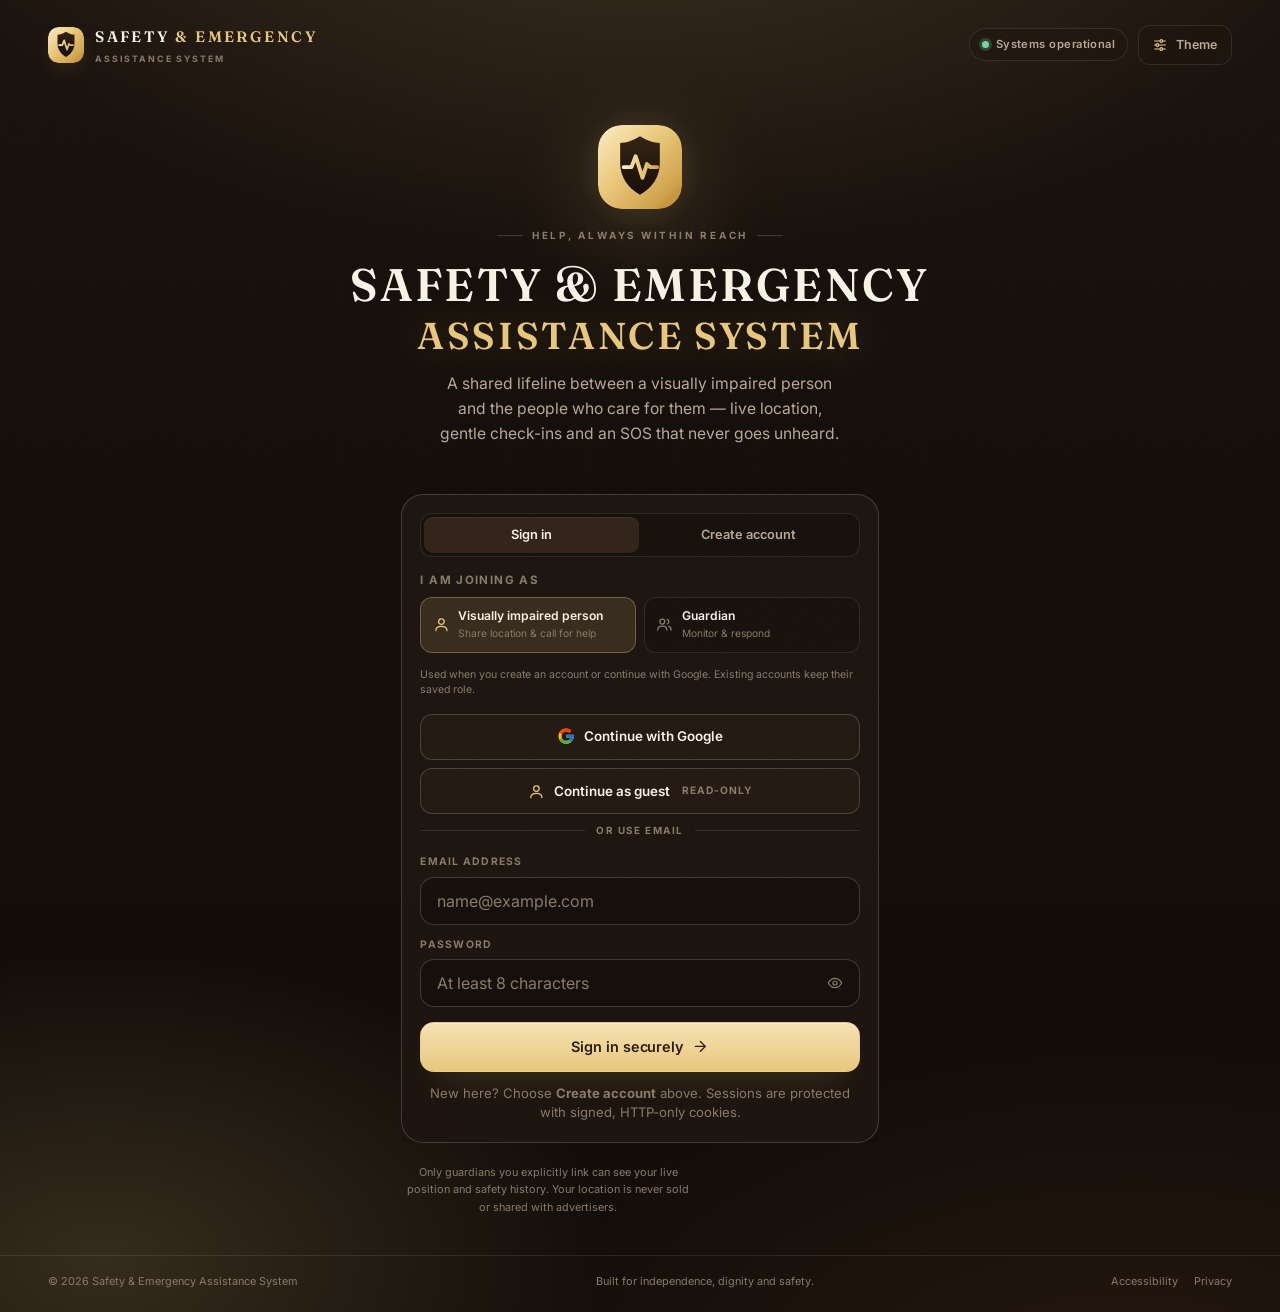
<file: static/index.html>
<!DOCTYPE html>
<html lang="en" data-theme="sunset">
<head>
  <meta charset="UTF-8" />
  <meta name="viewport" content="width=device-width, initial-scale=1.0" />
  <title>Safety &amp; Emergency Assistance System</title>
  <meta name="description" content="Safety & Emergency Assistance System connects visually impaired people with their guardians through live location, safety check-ins, SOS alerts and two-way messaging." />
  <meta name="theme-color" content="#130e0a" />
  <link rel="icon" type="image/svg+xml" href="/static/assets/logo.svg" />

  <link rel="preconnect" href="https://fonts.googleapis.com" />
  <link rel="preconnect" href="https://fonts.gstatic.com" crossorigin />
  <link href="https://fonts.googleapis.com/css2?family=Inter:wght@400;500;600;700;800&family=Fraunces:opsz,wght@9..144,400;9..144,500;9..144,600;9..144,700&family=JetBrains+Mono:wght@400;600&display=swap" rel="stylesheet" />

  <script>
    // Apply saved appearance before the first paint (no flash).
    (function () {
      try {
        var root = document.documentElement;
        var theme = localStorage.getItem("aegis.theme") || "sunset";
        root.dataset.theme = theme;
        var scale = parseFloat(localStorage.getItem("aegis.scale") || "1");
        if (!isNaN(scale)) root.style.setProperty("--app-scale", String(scale));
        if (localStorage.getItem("aegis.reduce") === "1") root.classList.add("reduce-motion");
        if (localStorage.getItem("aegis.contrast") === "1") root.classList.add("high-contrast");
      } catch (e) {}
    })();
  </script>

  <link rel="stylesheet" href="/static/css/base.css?v=20261116-7" />
  <link rel="stylesheet" href="/static/css/login.css?v=20261116-7" />
</head>

<body class="login-page">
  <header class="login-header">
    <a class="brand" href="/" aria-label="Safety and Emergency Assistance System home">
      <img src="/static/assets/logo.svg" alt="" width="36" height="36" />
      <span>
        <span class="brand-name">SAFETY <em>&amp; EMERGENCY</em></span>
        <span class="brand-sub">Assistance System</span>
      </span>
    </a>
    <div class="header-right">
      <span class="status-chip"><span class="dot animate"></span> Systems operational</span>
      <button class="theme-trigger" type="button" data-open-themes aria-label="Change appearance and accessibility">
        <svg class="icon" aria-hidden="true"><use href="/static/assets/icons.svg#i-settings"></use></svg>
        <span>Theme</span>
      </button>
    </div>
  </header>

  <main class="login-main">
    <div class="brand-lockup">
      <div class="brand-mark-lg">
        <img src="/static/assets/logo.svg" alt="Safety and Emergency Assistance System shield logo" width="84" height="84" />
      </div>
      <p class="brand-kicker">Help, always within reach</p>
      <h1 class="wordmark wordmark-long"><span>SAFETY &amp; EMERGENCY</span><em>ASSISTANCE SYSTEM</em></h1>
      <p class="brand-tagline">A shared lifeline between a visually impaired person and the people who care for them — live location, gentle check-ins and an SOS that never goes unheard.</p>
    </div>

    <div class="auth-wrap">
      <div class="auth-stack" aria-label="Sign in options">
        <div class="auth-panel open" id="emailPanel">
          <div class="auth-panel-inner">
            <div class="segmented" role="tablist" aria-label="Account mode">
              <button type="button" class="active" data-mode="login" role="tab" aria-selected="true">Sign in</button>
              <button type="button" data-mode="register" role="tab" aria-selected="false">Create account</button>
            </div>

            <div class="field role-field">
              <label>I am joining as</label>
              <div class="role-picker" role="radiogroup" aria-label="Account type">
                <button class="role-choice active" type="button" data-role="person" role="radio" aria-checked="true">
                  <svg class="icon" aria-hidden="true"><use href="/static/assets/icons.svg#i-user"></use></svg>
                  <span><strong>Visually impaired person</strong><small>Share location &amp; call for help</small></span>
                </button>
                <button class="role-choice" type="button" data-role="guardian" role="radio" aria-checked="false">
                  <svg class="icon" aria-hidden="true"><use href="/static/assets/icons.svg#i-users"></use></svg>
                  <span><strong>Guardian</strong><small>Monitor &amp; respond</small></span>
                </button>
              </div>
              <p class="role-note">Used when you create an account or continue with Google. Existing accounts keep their saved role.</p>
            </div>

            <div class="auth-options">
              <button class="sso-btn" type="button" id="googleBtn" aria-label="Continue with Google">
                <svg class="g-icon" viewBox="0 0 48 48" aria-hidden="true">
                  <path fill="#FFC107" d="M43.6 20.5H42V20H24v8h11.3C33.7 32.7 29.2 36 24 36c-6.6 0-12-5.4-12-12s5.4-12 12-12c3.1 0 5.9 1.2 8 3.1l5.7-5.7C34.1 6.1 29.3 4 24 4 12.9 4 4 12.9 4 24s8.9 20 20 20 20-8.9 20-20c0-1.3-.1-2.4-.4-3.5z"/>
                  <path fill="#FF3D00" d="M6.3 14.7l6.6 4.8C14.7 15.1 18.9 12 24 12c3.1 0 5.9 1.2 8 3.1l5.7-5.7C34.1 6.1 29.3 4 24 4 16.3 4 9.7 8.3 6.3 14.7z"/>
                  <path fill="#4CAF50" d="M24 44c5.2 0 9.9-2 13.4-5.2l-6.2-5.2C29.2 35.1 26.7 36 24 36c-5.2 0-9.6-3.3-11.3-7.9l-6.5 5C9.5 39.6 16.2 44 24 44z"/>
                  <path fill="#1976D2" d="M43.6 20.5H42V20H24v8h11.3c-.8 2.3-2.3 4.3-4.2 5.7l6.2 5.2C40.8 35.6 44 30.3 44 24c0-1.3-.1-2.4-.4-3.5z"/>
                </svg>
                <span>Continue with Google</span>
              </button>
              <button class="sso-btn guest-btn" type="button" id="guestBtn">
                <svg class="icon" aria-hidden="true"><use href="/static/assets/icons.svg#i-user"></use></svg>
                <span>Continue as guest</span>
                <small>read-only</small>
              </button>
              <div class="auth-divider"><span>or use email</span></div>
            </div>

            <form class="auth-form" id="authForm" novalidate>
              <div class="form-error" id="authError" role="alert" hidden>
                <svg class="icon" aria-hidden="true"><use href="/static/assets/icons.svg#i-alert"></use></svg>
                <span id="authErrorText"></span>
              </div>

              <div class="field" id="nameField" hidden>
                <label for="authName">Full name</label>
                <input class="input" id="authName" name="name" type="text" autocomplete="name" placeholder="Your full name" maxlength="60" />
              </div>

              <div class="field">
                <label for="authEmail">Email address</label>
                <input class="input" id="authEmail" name="email" type="email" inputmode="email" autocomplete="email" placeholder="name@example.com" required />
              </div>

              <div class="field" id="phoneField" hidden>
                <label for="authPhone">Phone number <span style="text-transform:none;letter-spacing:0;font-weight:500">(optional)</span></label>
                <input class="input" id="authPhone" name="phone" type="tel" inputmode="tel" autocomplete="tel" placeholder="Phone number" maxlength="30" />
              </div>

              <div class="field">
                <label for="authPassword">Password</label>
                <div class="password-wrap">
                  <input class="input" id="authPassword" name="password" type="password" autocomplete="current-password" placeholder="At least 8 characters" required />
                  <button class="password-toggle" type="button" id="passwordToggle" aria-label="Show password">
                    <svg class="icon" aria-hidden="true"><use href="/static/assets/icons.svg#i-eye"></use></svg>
                  </button>
                </div>
              </div>

              <button class="btn btn-primary btn-block" type="submit" id="authSubmit">
                <span id="authSubmitLabel">Sign in securely</span>
                <svg class="icon" aria-hidden="true"><use href="/static/assets/icons.svg#i-arrow-right"></use></svg>
              </button>
              <p class="small faint" style="text-align:center;line-height:1.5">New here? Choose <strong>Create account</strong> above. Sessions are protected with signed, HTTP-only cookies.</p>
            </form>
          </div>
        </div>
      </div>

      <p class="fineprint">Only guardians you explicitly link can see your live position and safety history. Your location is never sold or shared with advertisers.</p>
    </div>
  </main>

  <footer class="login-footer">
    <span>© 2026 Safety &amp; Emergency Assistance System</span>
    <span>Built for independence, dignity and safety.</span>
    <span class="footer-links"><a href="#" data-open-themes>Accessibility</a><a href="#privacy" onclick="return false">Privacy</a></span>
  </footer>

  <div id="modalRoot"></div>
  <div class="toasts" id="toasts" aria-live="assertive"></div>
  <div class="sr-only" id="liveRegion" aria-live="polite"></div>

  <script src="/static/js/api.js?v=20261116-7"></script>
  <script src="/static/js/theme.js?v=20261116-7"></script>
  <script src="/static/js/firebase-config.js?v=20261116-7"></script>
  <script src="/static/js/login.js?v=20261116-7"></script>
</body>
</html>
</file>
<file: static/css/base.css>
/* ==========================================================================
   Safety & Emergency Assistance System — design tokens, themes & shared components
   ========================================================================== */

*,
*::before,
*::after { box-sizing: border-box; }

* { margin: 0; }

/* Keep the HTML hidden attribute authoritative over component display rules. */
[hidden] { display: none !important; }

:root {
  --font-ui: "Inter", -apple-system, "Segoe UI", Roboto, sans-serif;
  --font-display: "Fraunces", "Iowan Old Style", "Palatino Linotype", Georgia, serif;
  --font-mono: "JetBrains Mono", ui-monospace, "Cascadia Code", Consolas, monospace;

  --radius-xl: 26px;
  --radius-lg: 20px;
  --radius-md: 14px;
  --radius-sm: 10px;

  --ok: #74d6a2;
  --ok-soft: rgba(116, 214, 162, .12);
  --warn: #f0bd6a;
  --warn-soft: rgba(240, 189, 106, .12);
  --danger: #f47373;
  --danger-soft: rgba(244, 115, 115, .12);
  --info: #7fb6ff;
  --info-soft: rgba(127, 182, 255, .12);

  --border: color-mix(in srgb, var(--text) 10%, transparent);
  --border-strong: color-mix(in srgb, var(--text) 18%, transparent);
  --accent-soft: color-mix(in srgb, var(--accent) 13%, transparent);
  --accent-glow: color-mix(in srgb, var(--accent) 36%, transparent);
  --accent-line: color-mix(in srgb, var(--accent) 34%, transparent);
  --card-shadow: 0 34px 90px -60px rgba(0, 0, 0, .95), inset 0 1px 0 color-mix(in srgb, var(--text) 5%, transparent);
}

/* --------------------------------------------------------------- themes */
[data-theme="sunset"] {
  --bg: #130e0a; --bg-2: #1a120d; --surface: #1f1611; --surface-2: #271c15; --surface-3: #32241a;
  --text: #f8f1e5; --muted: #b9a894; --faint: #8b7a68;
  --accent: #e8c77c; --accent-2: #f5e2b4; --accent-ink: #2b1d0f;
  --glow-a: rgba(232, 199, 124, .16); --glow-b: rgba(160, 88, 40, .14);
}
[data-theme="cyber"] {
  --bg: #06090f; --bg-2: #080d16; --surface: #0d1422; --surface-2: #121b2c; --surface-3: #182337;
  --text: #eaf1ff; --muted: #93a2bc; --faint: #65748f;
  --accent: #ff6b2c; --accent-2: #ffab7d; --accent-ink: #1c0a02;
  --glow-a: rgba(255, 107, 44, .16); --glow-b: rgba(30, 120, 255, .12);
}
[data-theme="aurora"] {
  --bg: #090614; --bg-2: #0d091b; --surface: #141024; --surface-2: #1a1530; --surface-3: #231b3f;
  --text: #f3eeff; --muted: #a99cc9; --faint: #7b6d9c;
  --accent: #a78bfa; --accent-2: #d6c6ff; --accent-ink: #190b38;
  --glow-a: rgba(167, 139, 250, .18); --glow-b: rgba(45, 212, 191, .1);
}
[data-theme="ocean"] {
  --bg: #03111a; --bg-2: #041722; --surface: #071d28; --surface-2: #0a2634; --surface-3: #0e3243;
  --text: #e8fbff; --muted: #87aeba; --faint: #5b8593;
  --accent: #22d3ee; --accent-2: #a5f3fc; --accent-ink: #032029;
  --glow-a: rgba(34, 211, 238, .16); --glow-b: rgba(59, 130, 246, .12);
}
[data-theme="midnight"] {
  --bg: #040a19; --bg-2: #061024; --surface: #0a1530; --surface-2: #0e1c3d; --surface-3: #14264e;
  --text: #e9f0ff; --muted: #94a6c9; --faint: #6b7fa5;
  --accent: #7ba7ff; --accent-2: #c0d5ff; --accent-ink: #071633;
  --glow-a: rgba(123, 167, 255, .17); --glow-b: rgba(167, 139, 250, .1);
}
[data-theme="magma"] {
  --bg: #100607; --bg-2: #160809; --surface: #1d0c10; --surface-2: #261116; --surface-3: #33171d;
  --text: #ffeceb; --muted: #c69d9c; --faint: #9a7170;
  --accent: #ff5d5d; --accent-2: #ffb3a6; --accent-ink: #280506;
  --glow-a: rgba(255, 93, 93, .18); --glow-b: rgba(251, 191, 36, .1);
}
[data-theme="forest"] {
  --bg: #06120c; --bg-2: #071810; --surface: #0c2017; --surface-2: #102a1e; --surface-3: #163827;
  --text: #e9fff2; --muted: #92b6a2; --faint: #6b8f7b;
  --accent: #6ee7a0; --accent-2: #b8f7ce; --accent-ink: #04180e;
  --glow-a: rgba(110, 231, 160, .15); --glow-b: rgba(163, 230, 53, .1);
}
[data-theme="titanium"] {
  --bg: #0a0b0d; --bg-2: #0d0f12; --surface: #14161a; --surface-2: #1a1d22; --surface-3: #23272e;
  --text: #f2f5f9; --muted: #9ba5b3; --faint: #6f7986;
  --accent: #dbe3ee; --accent-2: #ffffff; --accent-ink: #101317;
  --glow-a: rgba(219, 227, 238, .12); --glow-b: rgba(148, 163, 184, .1);
}

/* --------------------------------------------------------------- base */
html {
  font-size: calc(16px * var(--app-scale, 1));
  -webkit-text-size-adjust: 100%;
  scroll-behavior: smooth;
}

body {
  font-family: var(--font-ui);
  background: var(--bg);
  color: var(--text);
  line-height: 1.55;
  min-height: 100vh;
  -webkit-font-smoothing: antialiased;
  text-rendering: optimizeLegibility;
  overflow-x: hidden;
}

img, svg { display: block; max-width: 100%; }

button, input, textarea, select { font: inherit; color: inherit; }
button { background: none; border: 0; cursor: pointer; }
a { color: inherit; text-decoration: none; }
ul, ol { list-style: none; padding: 0; }

::selection { background: var(--accent); color: var(--accent-ink); }

:focus-visible {
  outline: 2px solid var(--accent);
  outline-offset: 3px;
  border-radius: 6px;
}

::-webkit-scrollbar { width: 10px; height: 10px; }
::-webkit-scrollbar-track { background: transparent; }
::-webkit-scrollbar-thumb {
  background: color-mix(in srgb, var(--text) 16%, transparent);
  border-radius: 999px;
  border: 3px solid var(--bg);
}
::-webkit-scrollbar-thumb:hover { background: var(--accent-line); }

.icon { width: 1.25rem; height: 1.25rem; flex: none; }

.sr-only {
  position: absolute !important;
  width: 1px; height: 1px;
  padding: 0; margin: -1px;
  overflow: hidden; clip: rect(0 0 0 0);
  white-space: nowrap; border: 0;
}

/* --------------------------------------------------------------- type */
.display {
  font-family: var(--font-display);
  font-weight: 600;
  letter-spacing: .015em;
  line-height: 1.05;
}
.eyebrow {
  font-size: .66rem;
  text-transform: uppercase;
  letter-spacing: .22em;
  font-weight: 700;
  color: var(--faint);
}
.mono { font-family: var(--font-mono); font-size: .82em; letter-spacing: -.02em; }
.muted { color: var(--muted); }
.faint { color: var(--faint); }
.small { font-size: .82rem; }
.strong { font-weight: 650; }
.accent-text { color: var(--accent); }
.danger-text { color: var(--danger); }
.ok-text { color: var(--ok); }
.warn-text { color: var(--warn); }
.truncate { overflow: hidden; text-overflow: ellipsis; white-space: nowrap; }

/* --------------------------------------------------------------- buttons */
.btn {
  display: inline-flex;
  align-items: center;
  justify-content: center;
  gap: .55rem;
  height: 44px;
  padding: 0 1.1rem;
  border-radius: var(--radius-md);
  border: 1px solid transparent;
  font-size: .88rem;
  font-weight: 600;
  letter-spacing: -.005em;
  white-space: nowrap;
  user-select: none;
  transition: transform .18s ease, background .18s ease, border-color .18s ease, box-shadow .18s ease, color .18s ease;
}
.btn:hover { transform: translateY(-1px); }
.btn:active { transform: translateY(0); }
.btn:disabled { opacity: .5; cursor: not-allowed; transform: none; }
.btn .icon { width: 1.05rem; height: 1.05rem; }

.btn-primary {
  background: linear-gradient(180deg, var(--accent-2), var(--accent));
  color: var(--accent-ink);
  border-color: color-mix(in srgb, var(--accent) 70%, #000 0%);
  box-shadow: 0 14px 34px -18px var(--accent-glow), inset 0 1px 0 rgba(255, 255, 255, .35);
}
.btn-primary:hover { box-shadow: 0 20px 44px -18px var(--accent-glow); }

.btn-outline {
  background: color-mix(in srgb, var(--surface) 72%, transparent);
  border-color: var(--border-strong);
  color: var(--text);
}
.btn-outline:hover { border-color: var(--accent-line); background: var(--surface-2); }

.btn-ghost {
  background: transparent;
  border-color: var(--border);
  color: var(--muted);
}
.btn-ghost:hover { color: var(--text); border-color: var(--border-strong); background: var(--surface); }

.btn-danger {
  background: linear-gradient(180deg, #ff8b8b, var(--danger));
  color: #2b0606;
  box-shadow: 0 14px 34px -18px rgba(244, 115, 115, .6);
}
.btn-light { background: #fff; color: #161616; }
.btn-small { height: 36px; padding: 0 .8rem; font-size: .78rem; border-radius: 11px; gap: .4rem; }
.btn-small .icon { width: .95rem; height: .95rem; }
.btn-block { width: 100%; }
.btn-link {
  color: var(--accent);
  font-weight: 600;
  font-size: .82rem;
  text-decoration: underline;
  text-underline-offset: 3px;
}

.icon-btn {
  width: 42px;
  height: 42px;
  border-radius: 13px;
  display: inline-grid;
  place-items: center;
  border: 1px solid var(--border);
  background: color-mix(in srgb, var(--surface) 80%, transparent);
  color: var(--muted);
  transition: .18s ease;
  position: relative;
}
.icon-btn:hover { color: var(--text); border-color: var(--border-strong); background: var(--surface-2); }
.icon-btn .icon { width: 1.15rem; height: 1.15rem; }
.icon-btn .badge-dot {
  position: absolute; top: -3px; right: -3px;
  min-width: 18px; height: 18px; padding: 0 4px;
  border-radius: 999px;
  background: var(--danger); color: #240505;
  font-size: .62rem; font-weight: 800;
  display: grid; place-items: center;
  border: 2px solid var(--bg);
}

.link { color: var(--accent); text-decoration: underline; text-underline-offset: 3px; font-weight: 600; }
.link:hover { color: var(--accent-2); }

/* --------------------------------------------------------------- surfaces */
.card {
  position: relative;
  background: linear-gradient(180deg, color-mix(in srgb, var(--surface) 97%, white 3%), var(--surface));
  border: 1px solid var(--border);
  border-radius: var(--radius-xl);
  padding: 1.35rem;
  box-shadow: var(--card-shadow);
}
.card-tight { padding: 1.05rem; }
.card-head {
  display: flex;
  align-items: flex-start;
  justify-content: space-between;
  gap: 1rem;
  margin-bottom: 1rem;
}
.card-head h2 { font-size: 1.02rem; font-weight: 650; letter-spacing: -.015em; line-height: 1.3; }
.card-head .eyebrow { margin-bottom: .28rem; }
.card-sub { color: var(--muted); font-size: .82rem; margin-top: .2rem; }

.divider { height: 1px; background: var(--border); border: 0; margin: 1rem 0; }

.hstack { display: flex; align-items: center; gap: .6rem; }
.vstack { display: grid; gap: .6rem; }
.wrap { flex-wrap: wrap; }
.spacer { flex: 1; }

/* --------------------------------------------------------------- chips, pills */
.chip, .pill {
  display: inline-flex;
  align-items: center;
  gap: .42rem;
  padding: .32rem .68rem;
  border-radius: 999px;
  border: 1px solid var(--border);
  background: var(--surface-2);
  color: var(--muted);
  font-size: .72rem;
  font-weight: 650;
  letter-spacing: .01em;
  line-height: 1.2;
  white-space: nowrap;
}
.chip .icon { width: .85rem; height: .85rem; }
.chip.ok { color: var(--ok); background: var(--ok-soft); border-color: color-mix(in srgb, var(--ok) 30%, transparent); }
.chip.warn { color: var(--warn); background: var(--warn-soft); border-color: color-mix(in srgb, var(--warn) 30%, transparent); }
.chip.danger { color: var(--danger); background: var(--danger-soft); border-color: color-mix(in srgb, var(--danger) 32%, transparent); }
.chip.info { color: var(--info); background: var(--info-soft); border-color: color-mix(in srgb, var(--info) 30%, transparent); }
.chip.accent { color: var(--accent); background: var(--accent-soft); border-color: var(--accent-line); }
.chip.plain { background: transparent; }

.dot {
  width: 7px; height: 7px;
  border-radius: 50%;
  background: currentColor;
  flex: none;
  box-shadow: 0 0 0 3px color-mix(in srgb, currentColor 22%, transparent);
}
.dot.animate { animation: dotPulse 2.2s ease-in-out infinite; }

.status-pill { font-size: .78rem; padding: .44rem .82rem; }

.badge {
  display: inline-grid;
  place-items: center;
  min-width: 20px;
  height: 20px;
  padding: 0 6px;
  border-radius: 999px;
  background: var(--accent);
  color: var(--accent-ink);
  font-size: .66rem;
  font-weight: 800;
}

/* --------------------------------------------------------------- forms */
.field { display: grid; gap: .42rem; }
.field > label, .mini-label {
  font-size: .72rem;
  text-transform: uppercase;
  letter-spacing: .12em;
  font-weight: 700;
  color: var(--faint);
}
.input,
select.input,
textarea.input {
  width: 100%;
  height: 50px;
  border-radius: var(--radius-md);
  border: 1px solid var(--border-strong);
  background: color-mix(in srgb, var(--bg) 52%, transparent);
  padding: 0 .95rem;
  color: var(--text);
  transition: border-color .18s, box-shadow .18s, background .18s;
}
textarea.input { height: auto; min-height: 108px; padding: .8rem .95rem; resize: vertical; line-height: 1.5; }
.input::placeholder { color: var(--faint); }
.input:focus {
  outline: none;
  border-color: var(--accent);
  box-shadow: 0 0 0 4px var(--accent-soft);
  background: color-mix(in srgb, var(--bg) 72%, transparent);
}
.input[disabled] { opacity: .65; }
select.input {
  appearance: none;
  background-image: linear-gradient(45deg, transparent 50%, var(--muted) 50%), linear-gradient(135deg, var(--muted) 50%, transparent 50%);
  background-position: calc(100% - 19px) 22px, calc(100% - 14px) 22px;
  background-size: 5px 5px;
  background-repeat: no-repeat;
  padding-right: 2.5rem;
}
.input-row { display: flex; gap: .6rem; }
.input-row .input { flex: 1; }

.switch {
  display: inline-flex;
  align-items: center;
  gap: .6rem;
  cursor: pointer;
  flex: none;
}
.switch input { position: absolute; opacity: 0; pointer-events: none; }
.switch .track {
  width: 46px; height: 26px;
  border-radius: 999px;
  background: color-mix(in srgb, var(--text) 12%, transparent);
  border: 1px solid var(--border-strong);
  position: relative;
  transition: .2s ease;
}
.switch .track::after {
  content: "";
  position: absolute;
  top: 3px; left: 3px;
  width: 18px; height: 18px;
  border-radius: 50%;
  background: var(--muted);
  transition: .2s cubic-bezier(.2, .8, .2, 1);
}
.switch input:checked + .track { background: var(--accent); border-color: var(--accent); }
.switch input:checked + .track::after { left: 23px; background: var(--accent-ink); }
.switch input:focus-visible + .track { outline: 2px solid var(--accent); outline-offset: 3px; }

.segmented {
  display: inline-flex;
  gap: 2px;
  padding: 3px;
  border-radius: 12px;
  border: 1px solid var(--border);
  background: color-mix(in srgb, var(--bg) 45%, transparent);
}
.segmented button,
.segmented a {
  padding: .38rem .7rem;
  border-radius: 9px;
  font-size: .74rem;
  font-weight: 600;
  color: var(--muted);
  transition: .16s;
}
.segmented button:hover { color: var(--text); }
.segmented .active { background: var(--surface-3); color: var(--text); box-shadow: 0 1px 0 rgba(255, 255, 255, .06) inset; }
.segmented.tiny button { padding: .28rem .55rem; font-size: .7rem; }

.form-error {
  display: flex;
  gap: .5rem;
  align-items: flex-start;
  color: var(--danger);
  background: var(--danger-soft);
  border: 1px solid color-mix(in srgb, var(--danger) 28%, transparent);
  border-radius: 12px;
  padding: .65rem .8rem;
  font-size: .82rem;
}
.form-error .icon { width: 1rem; height: 1rem; margin-top: .1rem; }

/* --------------------------------------------------------------- overlays */
.modal-backdrop {
  position: fixed;
  inset: 0;
  z-index: 120;
  background: rgba(4, 5, 9, .66);
  backdrop-filter: blur(14px);
  -webkit-backdrop-filter: blur(14px);
  display: grid;
  place-items: center;
  padding: 1.1rem;
  animation: fadeIn .18s ease both;
}
.sheet {
  width: min(560px, 100%);
  max-height: 90vh;
  overflow: auto;
  background: var(--surface);
  border: 1px solid var(--border-strong);
  border-radius: 26px;
  padding: 1.55rem;
  box-shadow: 0 50px 140px -30px #000;
  animation: sheetIn .28s cubic-bezier(.2, .8, .2, 1) both;
}
.sheet.wide { width: min(760px, 100%); }
.sheet-head { display: flex; align-items: flex-start; justify-content: space-between; gap: 1rem; margin-bottom: 1.15rem; }
.sheet-head h2 { font-family: var(--font-display); font-size: 1.6rem; font-weight: 600; letter-spacing: .01em; }
.sheet-head p { color: var(--muted); font-size: .84rem; margin-top: .25rem; max-width: 46ch; }
.sheet-actions { display: flex; gap: .6rem; justify-content: flex-end; margin-top: 1.3rem; flex-wrap: wrap; }
.close-btn { width: 36px; height: 36px; border-radius: 10px; display: grid; place-items: center; color: var(--muted); border: 1px solid var(--border); }
.close-btn:hover { color: var(--text); background: var(--surface-2); }

.toasts {
  position: fixed;
  left: 50%;
  bottom: 22px;
  transform: translateX(-50%);
  z-index: 300;
  display: grid;
  gap: 8px;
  width: min(440px, calc(100vw - 28px));
  pointer-events: none;
}
.toast {
  pointer-events: auto;
  display: flex;
  align-items: flex-start;
  gap: .65rem;
  padding: .8rem .95rem;
  border-radius: 14px;
  border: 1px solid var(--border-strong);
  background: color-mix(in srgb, var(--surface) 92%, #000);
  color: var(--text);
  box-shadow: 0 24px 60px -20px #000;
  font-size: .85rem;
  animation: toastIn .25s cubic-bezier(.2, .8, .2, 1) both;
}
.toast .icon { width: 1.05rem; height: 1.05rem; margin-top: .1rem; color: var(--accent); }
.toast.danger .icon { color: var(--danger); }
.toast.ok .icon { color: var(--ok); }
.toast.warn .icon { color: var(--warn); }
.toast.leaving { animation: toastOut .2s ease both; }

/* --------------------------------------------------------------- theme dialog */
.theme-panel { width: min(600px, 100%); }
.theme-panel .sheet-head { margin-bottom: .9rem; }
.theme-grid {
  display: grid;
  grid-template-columns: 1fr 1fr;
  gap: 8px;
  margin: .4rem 0 1.2rem;
}
.theme-option {
  display: flex;
  align-items: center;
  gap: .7rem;
  padding: .72rem .8rem;
  border-radius: 15px;
  border: 1px solid transparent;
  background: color-mix(in srgb, var(--text) 3.5%, transparent);
  text-align: left;
  transition: .18s ease;
}
.theme-option:hover { background: color-mix(in srgb, var(--text) 6%, transparent); }
.theme-option .icon { width: 1.15rem; height: 1.15rem; color: var(--swatch, currentColor); }
.theme-option span { font-size: .84rem; font-weight: 600; color: var(--muted); }
.theme-option.active {
  border-color: var(--border-strong);
  background: color-mix(in srgb, var(--text) 7%, transparent);
}
.theme-option.active span { color: var(--text); }
.theme-option.active::after {
  content: "";
  margin-left: auto;
  width: 6px; height: 6px;
  border-radius: 50%;
  background: var(--accent);
  box-shadow: 0 0 0 4px var(--accent-soft);
}
.theme-section {
  display: flex;
  align-items: center;
  justify-content: space-between;
  gap: 1rem;
  padding: .78rem 0;
  border-top: 1px solid var(--border);
}
.theme-section h4 { font-size: .82rem; font-weight: 600; }
.theme-section p { font-size: .72rem; color: var(--faint); margin-top: .1rem; }

/* --------------------------------------------------------------- utilities */
.grid { display: grid; gap: 1rem; }
.empty {
  display: grid;
  place-items: center;
  text-align: center;
  gap: .4rem;
  padding: 2.2rem 1rem;
  color: var(--muted);
  font-size: .85rem;
}
.empty .icon { width: 2rem; height: 2rem; color: var(--faint); margin-bottom: .3rem; }
.empty strong { color: var(--text); font-size: .92rem; font-weight: 600; }
.skeleton {
  border-radius: 12px;
  background: linear-gradient(100deg, var(--surface-2) 30%, var(--surface-3) 50%, var(--surface-2) 70%);
  background-size: 220% 100%;
  animation: shimmer 1.4s infinite linear;
}

/* --------------------------------------------------------------- animations */
@keyframes fadeIn { from { opacity: 0; } to { opacity: 1; } }
@keyframes sheetIn { from { opacity: 0; transform: translateY(14px) scale(.985); } to { opacity: 1; transform: none; } }
@keyframes toastIn { from { opacity: 0; transform: translateY(10px) scale(.98); } to { opacity: 1; transform: none; } }
@keyframes toastOut { to { opacity: 0; transform: translateY(8px); } }
@keyframes shimmer { to { background-position: -120% 0; } }
@keyframes dotPulse { 0%, 100% { opacity: 1; } 50% { opacity: .35; } }
@keyframes softPulse { 0%, 100% { opacity: .55; transform: scale(1); } 50% { opacity: 1; transform: scale(1.04); } }

/* --------------------------------------------------------------- accessibility */
html.reduce-motion *, html.reduce-motion *::before, html.reduce-motion *::after {
  animation-duration: .001ms !important;
  animation-iteration-count: 1 !important;
  transition-duration: .001ms !important;
  scroll-behavior: auto !important;
}
@media (prefers-reduced-motion: reduce) {
  *, *::before, *::after { animation-duration: .001ms !important; transition-duration: .001ms !important; }
}

html.high-contrast { --border: color-mix(in srgb, var(--text) 32%, transparent); --border-strong: color-mix(in srgb, var(--text) 48%, transparent); }
html.high-contrast .card { border-color: var(--border-strong); }
html.high-contrast .muted, html.high-contrast .faint { color: var(--text); opacity: .85; }
html.high-contrast :focus-visible { outline-width: 3px; }

@media (max-width: 640px) {
  .theme-grid { grid-template-columns: 1fr; }
  .sheet { padding: 1.25rem; border-radius: 22px; }
  .card { border-radius: 22px; padding: 1.1rem; }
  .toasts { bottom: 14px; }
  .modal-backdrop { padding: .6rem; align-items: end; }
  .sheet { max-height: 92vh; }
}
</file>
<file: static/css/login.css>
/* ==========================================================================
   Safety & Emergency Assistance System — login
   ========================================================================== */

body.login-page {
  --app-scale: 1;
  min-height: 100vh;
  display: flex;
  flex-direction: column;
  background:
    radial-gradient(1100px 620px at 50% -12%, var(--glow-a), transparent 68%),
    radial-gradient(900px 520px at 88% 108%, var(--glow-b), transparent 70%),
    radial-gradient(700px 420px at 8% 96%, var(--glow-a), transparent 72%),
    linear-gradient(180deg, var(--bg-2), var(--bg) 42%, var(--bg));
  position: relative;
  isolation: isolate;
}

body.login-page::before {
  content: "";
  position: fixed;
  inset: 0;
  z-index: -1;
  background-image:
    linear-gradient(color-mix(in srgb, var(--text) 3%, transparent) 1px, transparent 1px),
    linear-gradient(90deg, color-mix(in srgb, var(--text) 3%, transparent) 1px, transparent 1px);
  background-size: 84px 84px;
  mask-image: radial-gradient(ellipse 80% 60% at 50% 32%, #000 20%, transparent 78%);
  -webkit-mask-image: radial-gradient(ellipse 80% 60% at 50% 32%, #000 20%, transparent 78%);
  opacity: .55;
  pointer-events: none;
}

body.login-page::after {
  content: "";
  position: fixed;
  inset: 0;
  z-index: 50;
  pointer-events: none;
  opacity: .5;
  background-image: url("data:image/svg+xml,%3Csvg xmlns='http://www.w3.org/2000/svg' width='160' height='160'%3E%3Cfilter id='n'%3E%3CfeTurbulence type='fractalNoise' baseFrequency='.85' numOctaves='2' stitchTiles='stitch'/%3E%3CfeColorMatrix values='0 0 0 0 1 0 0 0 0 1 0 0 0 0 1 0 0 0 .028 0'/%3E%3C/filter%3E%3Crect width='100%25' height='100%25' filter='url(%23n)'/%3E%3C/svg%3E");
}

/* --------------------------------------------------------------- header */
.login-header {
  display: flex;
  align-items: center;
  justify-content: space-between;
  gap: 1rem;
  padding: 1.5rem clamp(1.2rem, 4vw, 3rem);
  position: relative;
  z-index: 100;
}

.brand {
  display: inline-flex;
  align-items: center;
  gap: .7rem;
  min-width: 0;
}
.brand img { width: 36px; height: 36px; border-radius: 11px; box-shadow: 0 8px 24px -10px var(--accent-glow); }
.brand .brand-name {
  font-family: var(--font-display);
  font-size: .95rem;
  letter-spacing: .16em;
  font-weight: 600;
  white-space: nowrap;
}
.brand .brand-name em { font-style: normal; color: var(--accent); }
.brand-sub {
  display: block;
  font-family: var(--font-ui);
  font-size: .55rem;
  letter-spacing: .22em;
  font-weight: 700;
  color: var(--faint);
  margin-top: .18rem;
  text-transform: uppercase;
}

.header-right { display: flex; align-items: center; gap: .6rem; }

.theme-trigger {
  display: inline-flex;
  align-items: center;
  gap: .5rem;
  height: 40px;
  padding: 0 .85rem;
  border-radius: 12px;
  border: 1px solid var(--border);
  background: color-mix(in srgb, var(--surface) 55%, transparent);
  color: var(--muted);
  font-size: .78rem;
  font-weight: 600;
  backdrop-filter: blur(10px);
  transition: .18s;
}
.theme-trigger:hover { color: var(--text); border-color: var(--border-strong); background: var(--surface); }
.theme-trigger .icon { width: 1rem; height: 1rem; color: var(--accent); }

.status-chip {
  display: inline-flex;
  align-items: center;
  gap: .45rem;
  padding: .42rem .75rem;
  border-radius: 999px;
  border: 1px solid var(--border);
  background: color-mix(in srgb, var(--surface) 55%, transparent);
  color: var(--muted);
  font-size: .7rem;
  font-weight: 600;
  letter-spacing: .04em;
}
.status-chip .dot { color: var(--ok); }

/* --------------------------------------------------------------- hero + auth */
.login-main {
  flex: 1;
  display: flex;
  flex-direction: column;
  align-items: center;
  justify-content: center;
  padding: clamp(1.5rem, 4vh, 3rem) 1.2rem 2.4rem;
  position: relative;
  z-index: 2;
}

.brand-lockup {
  text-align: center;
  display: grid;
  justify-items: center;
  animation: riseIn .7s cubic-bezier(.2, .8, .2, 1) both;
}

.brand-mark-lg {
  width: clamp(66px, 9vw, 84px);
  height: clamp(66px, 9vw, 84px);
  border-radius: 24px;
  margin-bottom: 1.15rem;
  position: relative;
  filter: drop-shadow(0 24px 48px color-mix(in srgb, var(--accent) 22%, transparent));
}
.brand-mark-lg::before {
  content: "";
  position: absolute;
  inset: -26px;
  border-radius: 50%;
  background: radial-gradient(circle, var(--glow-a), transparent 68%);
  z-index: -1;
}
.brand-mark-lg img { width: 100%; height: 100%; border-radius: 24px; }

.wordmark {
  font-family: var(--font-display);
  font-size: clamp(2.55rem, 6.4vw, 4.15rem);
  font-weight: 600;
  line-height: 1;
  letter-spacing: .1em;
  text-transform: uppercase;
  color: var(--text);
  text-shadow: 0 2px 0 rgba(0, 0, 0, .18);
}
.wordmark span { display: inline-block; }
.wordmark em {
  font-style: normal;
  color: var(--accent);
  text-shadow: 0 0 44px color-mix(in srgb, var(--accent) 32%, transparent);
}

.wordmark-long {
  font-size: clamp(1.7rem, 4.4vw, 2.85rem);
  line-height: 1.14;
  letter-spacing: .05em;
  max-width: 22ch;
}
.wordmark-long span { display: block; }
.wordmark-long em {
  display: block;
  margin-top: .24rem;
  letter-spacing: .07em;
  font-size: .82em;
}

.brand-tagline {
  margin-top: .85rem;
  color: var(--muted);
  font-size: clamp(.86rem, 1.6vw, .98rem);
  line-height: 1.6;
  max-width: 46ch;
  text-wrap: balance;
}
.brand-kicker {
  display: inline-flex;
  align-items: center;
  gap: .55rem;
  margin-bottom: 1rem;
  font-size: .62rem;
  letter-spacing: .28em;
  text-transform: uppercase;
  font-weight: 700;
  color: var(--faint);
}
.brand-kicker::before,
.brand-kicker::after {
  content: "";
  width: 26px;
  height: 1px;
  background: var(--border-strong);
}

.auth-wrap {
  width: min(478px, 100%);
  margin-top: clamp(1.8rem, 4vh, 2.6rem);
}

.auth-stack {
  display: grid;
  gap: .72rem;
  animation: riseIn .7s .08s cubic-bezier(.2, .8, .2, 1) both;
}

.sso {
  width: 100%;
  min-height: 62px;
  padding: .8rem 1.1rem;
  border-radius: 19px;
  display: flex;
  align-items: center;
  justify-content: center;
  gap: .85rem;
  font-size: 1rem;
  font-weight: 600;
  letter-spacing: -.01em;
  border: 1px solid var(--border-strong);
  background: linear-gradient(180deg, color-mix(in srgb, var(--text) 5.5%, transparent), color-mix(in srgb, var(--text) 2.5%, transparent));
  color: var(--text);
  transition: transform .18s ease, background .18s ease, border-color .18s ease, box-shadow .18s ease;
}
.sso .icon { width: 21px; height: 21px; }
.sso:hover {
  transform: translateY(-1px);
  background: color-mix(in srgb, var(--text) 8%, transparent);
  border-color: color-mix(in srgb, var(--text) 26%, transparent);
  box-shadow: 0 16px 40px -26px #000;
}
.sso:active { transform: translateY(0); }
.sso[aria-expanded="true"] { border-color: var(--accent-line); background: var(--accent-soft); }

.sso-google {
  background: #fbfaf7;
  border-color: #fbfaf7;
  color: #171512;
  box-shadow: 0 18px 40px -24px rgba(0, 0, 0, .7);
}
.sso-google:hover { background: #fff; border-color: #fff; }
.sso-google .icon { width: 22px; height: 22px; }

.sso .sso-chevron { margin-left: auto; color: var(--faint); transition: transform .2s; }
.sso[aria-expanded="true"] .sso-chevron { transform: rotate(180deg); color: var(--accent); }

/* --------------------------------------------------------------- email panel */
.auth-panel {
  overflow: hidden;
  max-height: 0;
  opacity: 0;
  transition: max-height .38s cubic-bezier(.2, .8, .2, 1), opacity .25s ease, margin .3s ease;
  margin-top: 0;
}
.auth-panel.open {
  max-height: 720px;
  opacity: 1;
  margin-top: .72rem;
}
.auth-panel-inner {
  border: 1px solid var(--border-strong);
  background: color-mix(in srgb, var(--surface) 92%, transparent);
  backdrop-filter: blur(16px);
  border-radius: 22px;
  padding: 1.15rem;
  display: grid;
  gap: .95rem;
  box-shadow: 0 26px 60px -40px #000;
}
.auth-panel .segmented { width: 100%; }
.auth-panel .segmented button { flex: 1; padding: .5rem; font-size: .8rem; border-radius: 9px; }

.auth-options { display: grid; gap: .55rem; }
.sso-btn {
  display: flex;
  align-items: center;
  justify-content: center;
  gap: .6rem;
  width: 100%;
  min-height: 46px;
  padding: .6rem .9rem;
  border-radius: 12px;
  border: 1px solid var(--border-strong);
  background: color-mix(in srgb, var(--surface-2) 78%, transparent);
  color: var(--text);
  font-family: var(--font-ui);
  font-size: .84rem;
  font-weight: 600;
  text-decoration: none;
  transition: .16s;
}
.sso-btn:hover { border-color: var(--accent-line); background: var(--accent-soft); }
.sso-btn .g-icon { width: 1.15rem; height: 1.15rem; flex: none; }
.sso-btn .icon { width: 1.05rem; height: 1.05rem; color: var(--accent); flex: none; }
.sso-btn small {
  color: var(--faint);
  font-size: .64rem;
  font-weight: 700;
  letter-spacing: .1em;
  text-transform: uppercase;
  margin-left: .15rem;
}
.auth-divider {
  display: flex;
  align-items: center;
  gap: .7rem;
  color: var(--faint);
  font-size: .62rem;
  letter-spacing: .16em;
  text-transform: uppercase;
  font-weight: 700;
}
.auth-divider::before,
.auth-divider::after { content: ""; flex: 1; height: 1px; background: var(--border); }
.auth-form { display: grid; gap: .75rem; }
.auth-form .field > label { font-size: .65rem; }
.auth-form .input { height: 48px; background: color-mix(in srgb, var(--bg) 65%, transparent); }
.auth-form .btn { height: 50px; font-size: .9rem; margin-top: .15rem; }
.password-wrap { position: relative; }
.password-wrap .input { padding-right: 3rem; }
.password-toggle {
  position: absolute;
  right: 8px;
  top: 50%;
  transform: translateY(-50%);
  width: 34px; height: 34px;
  border-radius: 9px;
  display: grid;
  place-items: center;
  color: var(--faint);
}
.password-toggle:hover { color: var(--text); background: var(--surface-2); }
.password-toggle .icon { width: 1rem; height: 1rem; }

.auth-inline { display: flex; align-items: center; justify-content: space-between; gap: .6rem; }
.auth-inline .small { color: var(--faint); }

.role-picker { display: grid; grid-template-columns: 1fr 1fr; gap: .5rem; }
.role-choice {
  display: flex;
  align-items: center;
  gap: .55rem;
  text-align: left;
  padding: .6rem .7rem;
  border-radius: 12px;
  border: 1px solid var(--border);
  background: color-mix(in srgb, var(--bg) 35%, transparent);
  transition: .16s;
}
.role-choice .icon { width: 1.05rem; height: 1.05rem; color: var(--faint); }
.role-choice strong { display: block; font-size: .76rem; font-weight: 600; }
.role-choice small { display: block; font-size: .64rem; color: var(--faint); }
.role-choice:hover { border-color: var(--border-strong); }
.role-choice.active { border-color: var(--accent-line); background: var(--accent-soft); }
.role-choice.active .icon { color: var(--accent); }
.role-note {
  margin: .45rem 0 0;
  color: var(--faint);
  font-size: .66rem;
  line-height: 1.5;
}

/* --------------------------------------------------------------- footer */
.fineprint {
  margin-top: 1.35rem;
  color: var(--faint);
  font-size: .68rem;
  text-align: center;
  max-width: 42ch;
  line-height: 1.6;
}

.login-footer {
  position: relative;
  z-index: 2;
  display: flex;
  align-items: center;
  justify-content: space-between;
  gap: 1rem;
  flex-wrap: wrap;
  padding: 1.1rem clamp(1.2rem, 4vw, 3rem) 1.4rem;
  border-top: 1px solid var(--border);
  color: var(--faint);
  font-size: .68rem;
}
.login-footer .footer-links { display: flex; gap: 1rem; }
.login-footer a:hover { color: var(--text); }
.login-footer strong { color: var(--muted); font-weight: 600; }

/* --------------------------------------------------------------- responsive */
@media (max-width: 560px) {
  .login-header { padding: 1.1rem 1.1rem; }
  .brand .brand-name { font-size: .85rem; }
  .brand-sub { display: none; }
  .status-chip { display: none; }
  .theme-trigger span { display: none; }
  .theme-trigger { width: 40px; padding: 0; justify-content: center; }
  .login-main { padding-top: 1.2rem; }
  .brand-tagline { font-size: .84rem; }
  .sso { min-height: 58px; font-size: .94rem; border-radius: 17px; }
  .auth-panel-inner { padding: .95rem; }
  .login-footer { justify-content: center; text-align: center; }
}

@keyframes riseIn {
  from { opacity: 0; transform: translateY(16px); }
  to { opacity: 1; transform: none; }
}
</file>
